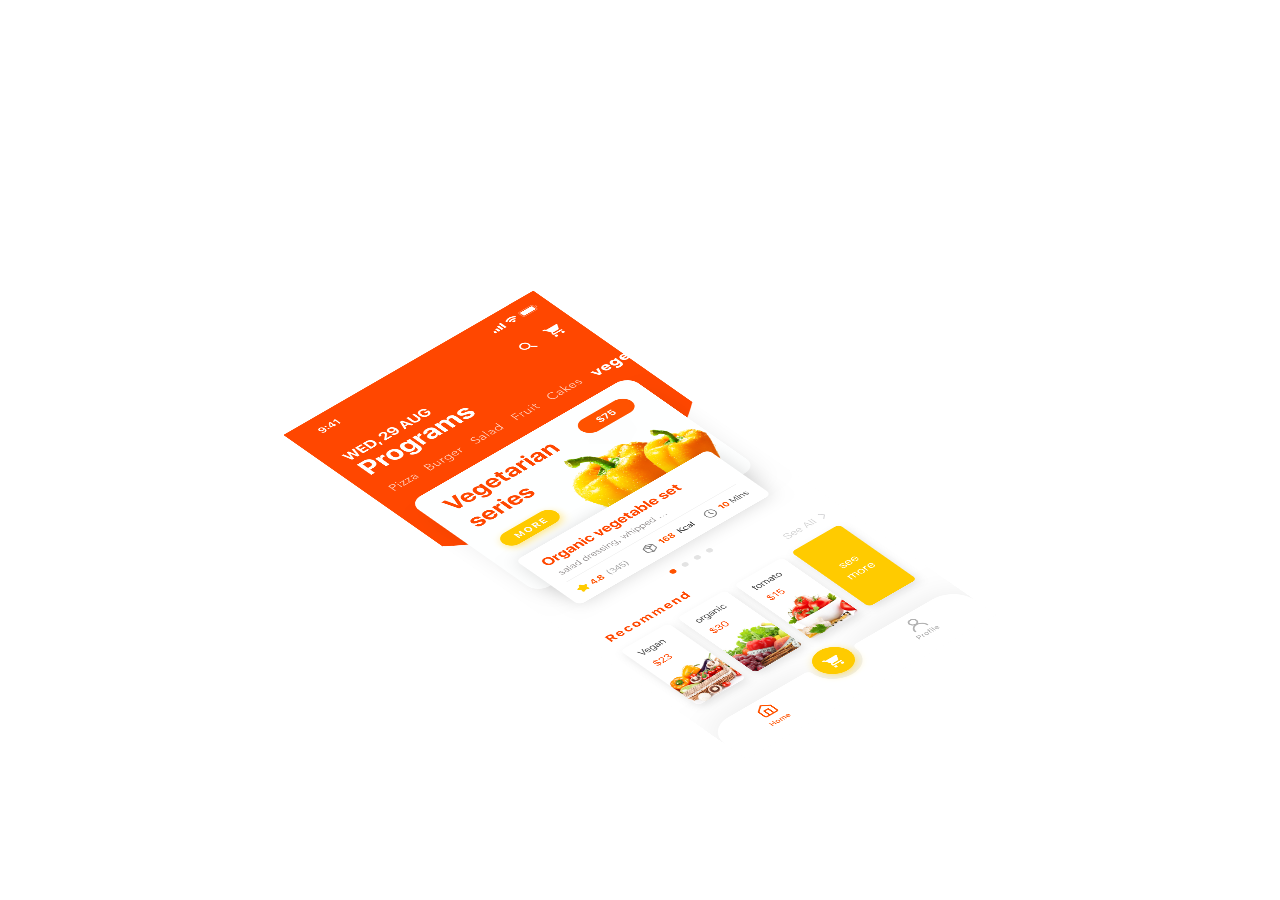
<file: Layered Image Hover Effect/index.html>
<!DOCTYPE html>
<html>
  <head>
    <title>Layered Image Hover Effects</title>
    <link rel="stylesheet" type="text/css" href="styles.css">
  </head>
  <body>
    <div class="container">
      <img src="app.png" height="640px">
      <img src="app.png" height="640px">
      <img src="app.png" height="640px">
      <img src="app.png" height="640px">
    
    </div>
    
  </body>
  </html>
</file>
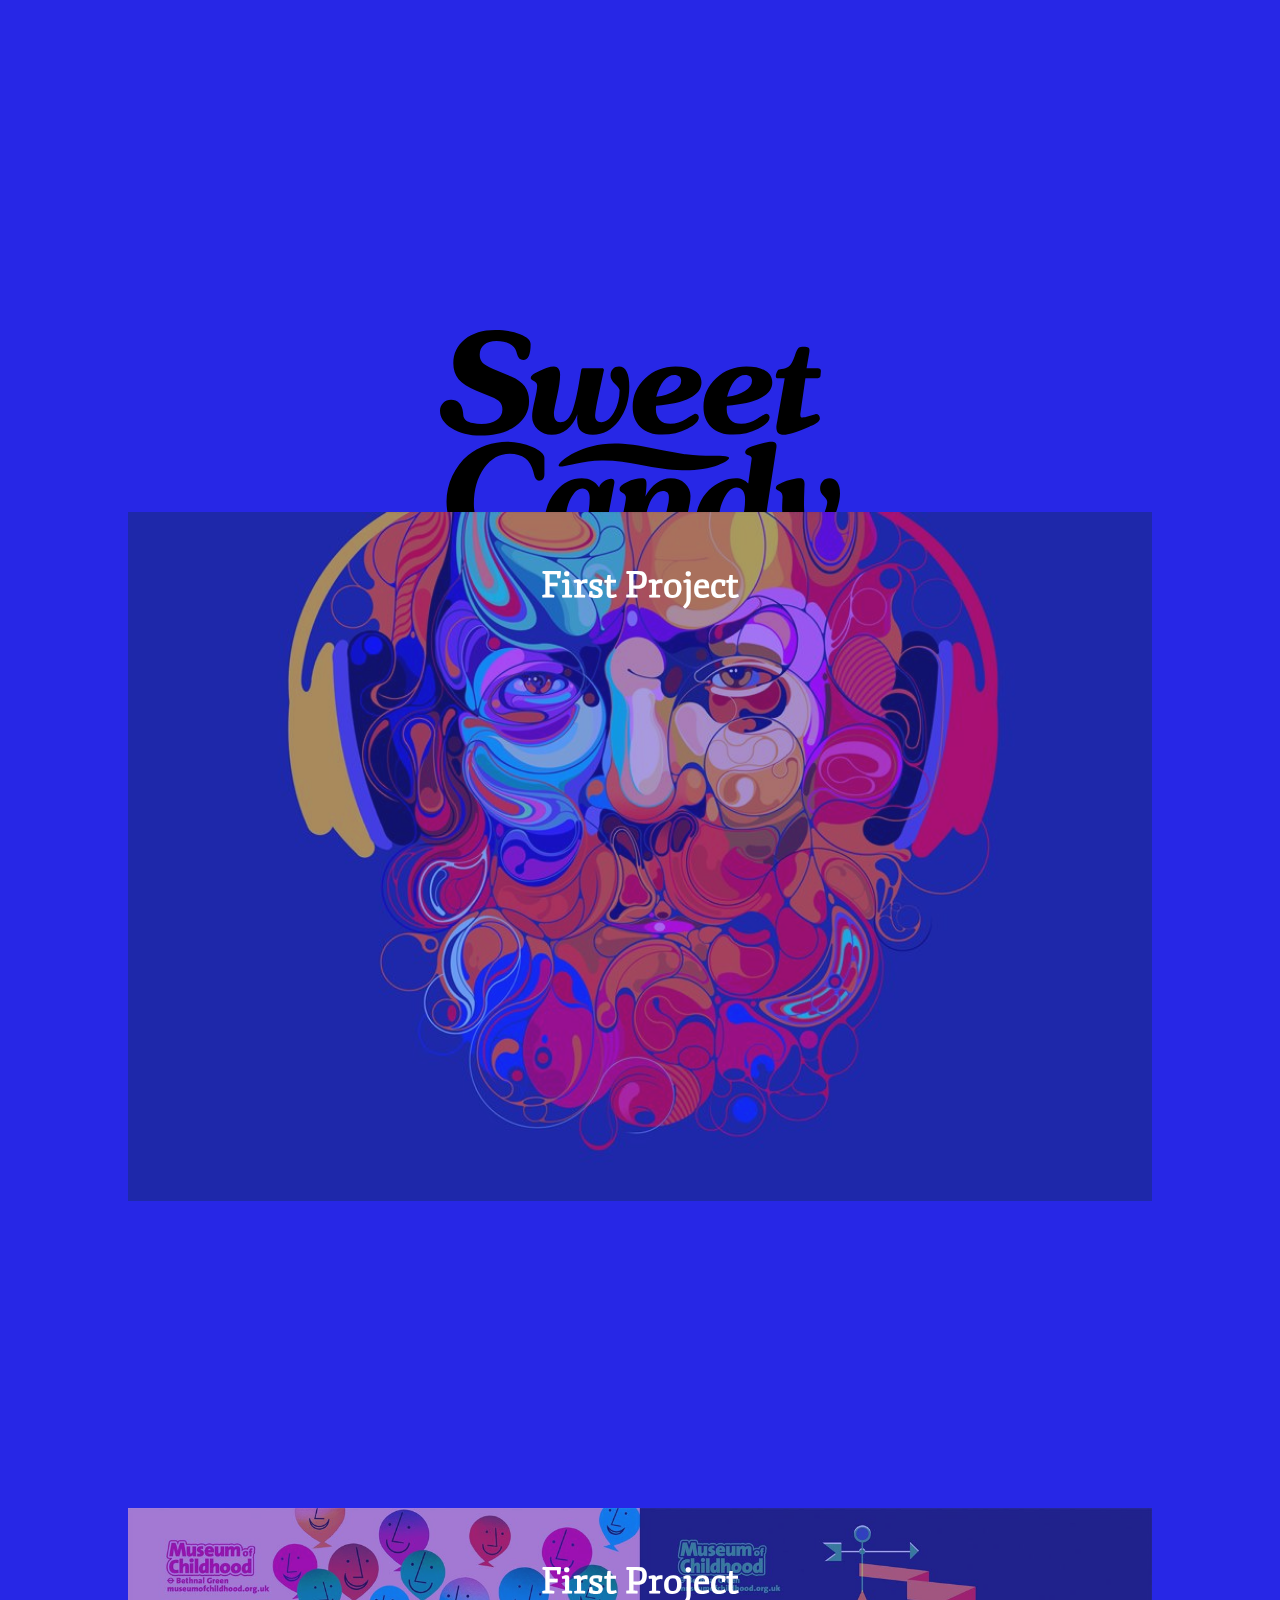
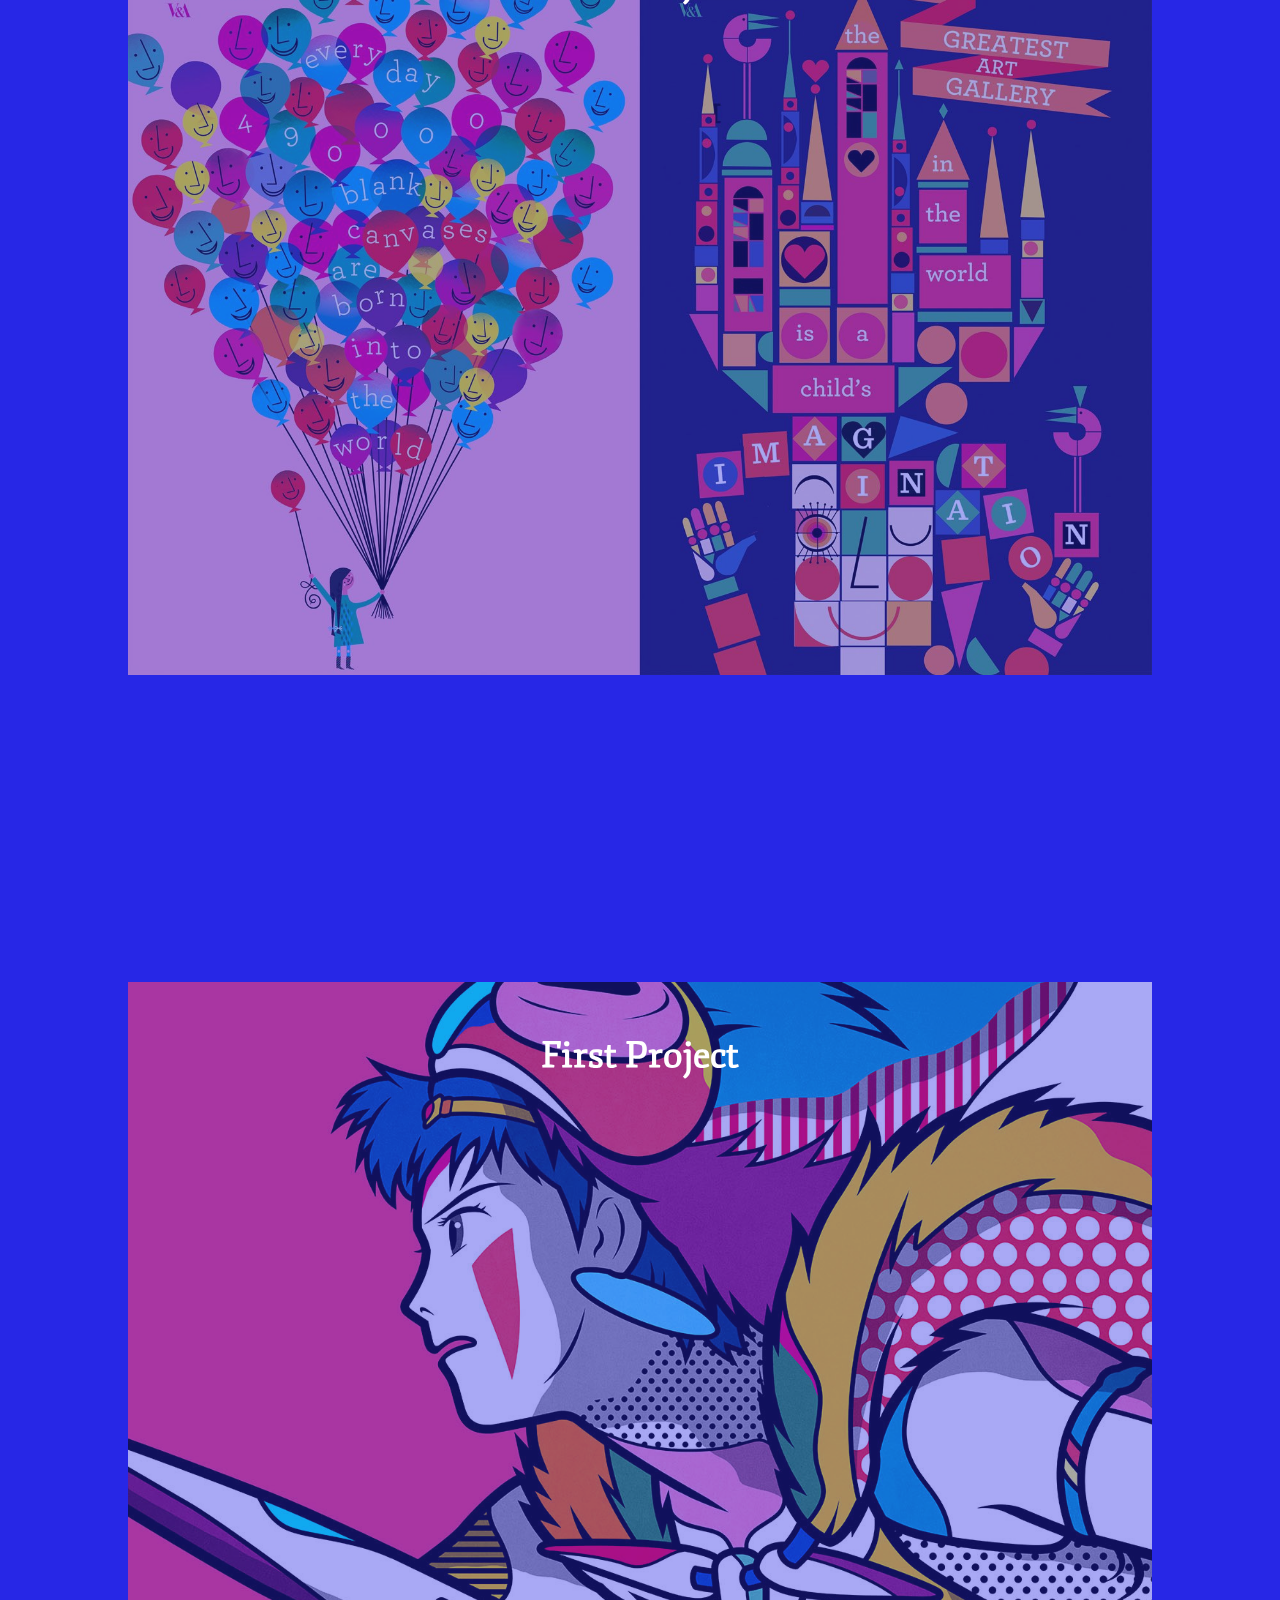
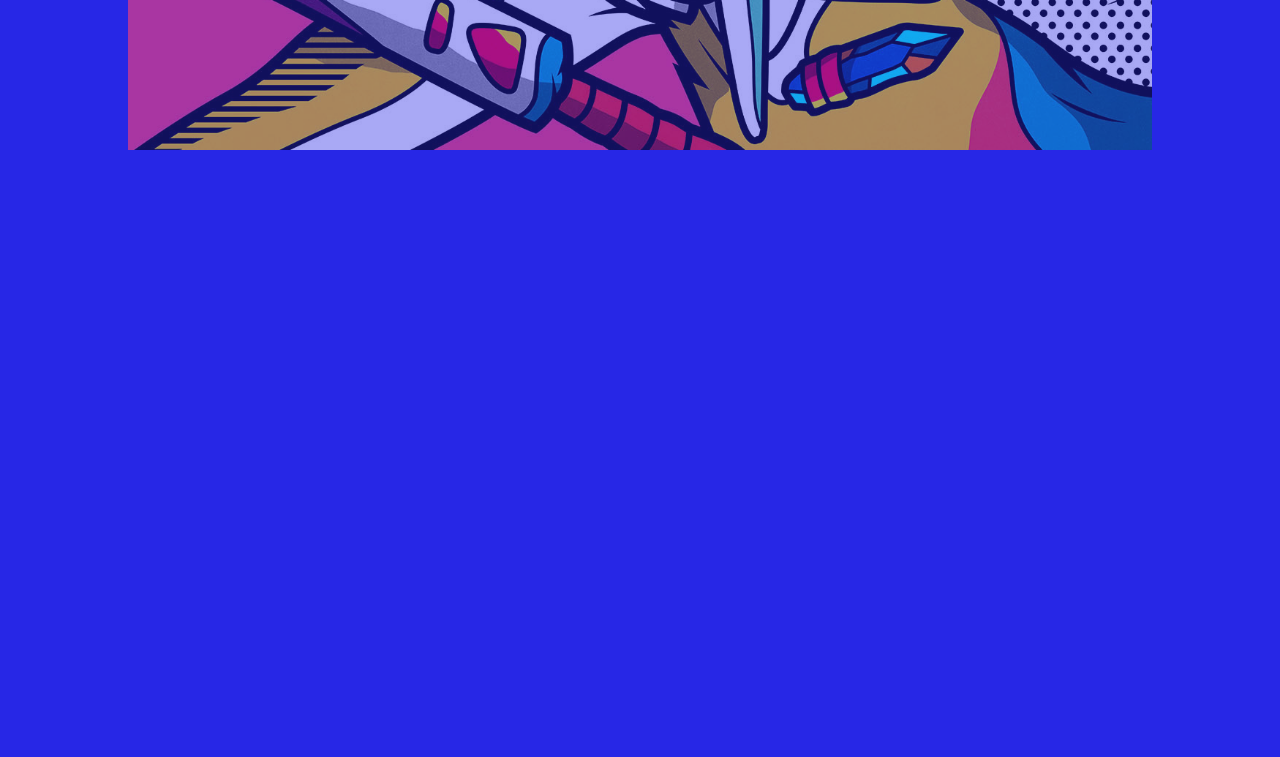
<file: Sticky Overlay/index.html>
<!DOCTYPE html>
<html>
<head>
    <meta charset="utf-8" />
    <meta http-equiv="X-UA-Compatible" content="IE=edge">
    <title>Sticky Test</title>
    <meta name="viewport" content="width=device-width, initial-scale=1">
    <link rel="stylesheet" type="text/css" media="screen" href="sticky.css" />
    <!-- <script src="main.js"></script> -->
    <link href="https://fonts.googleapis.com/css?family=Fjord+One" rel="stylesheet">
</head>
<body>
    
    <section>
        <img src="images/4fe136b50ccdb66d8429dc0383b57e44.jpg" alt="">
        <div class = 'overlay'>
            <h2>First Project</h2>
        </div>
    </section>

    <section>
        <img src="images/806278c63b7936f1ba9cdd492d2d39a7.jpg" alt="">
        <div class = 'overlay'>
            <h2>First Project</h2>
        </div>
    </section>

    <section>
        <img src="images/vanorton4.jpg" alt="">
        <div class = 'overlay'>
            <h2>First Project</h2>
        </div>
    </section>



</body>
</html>
</file>
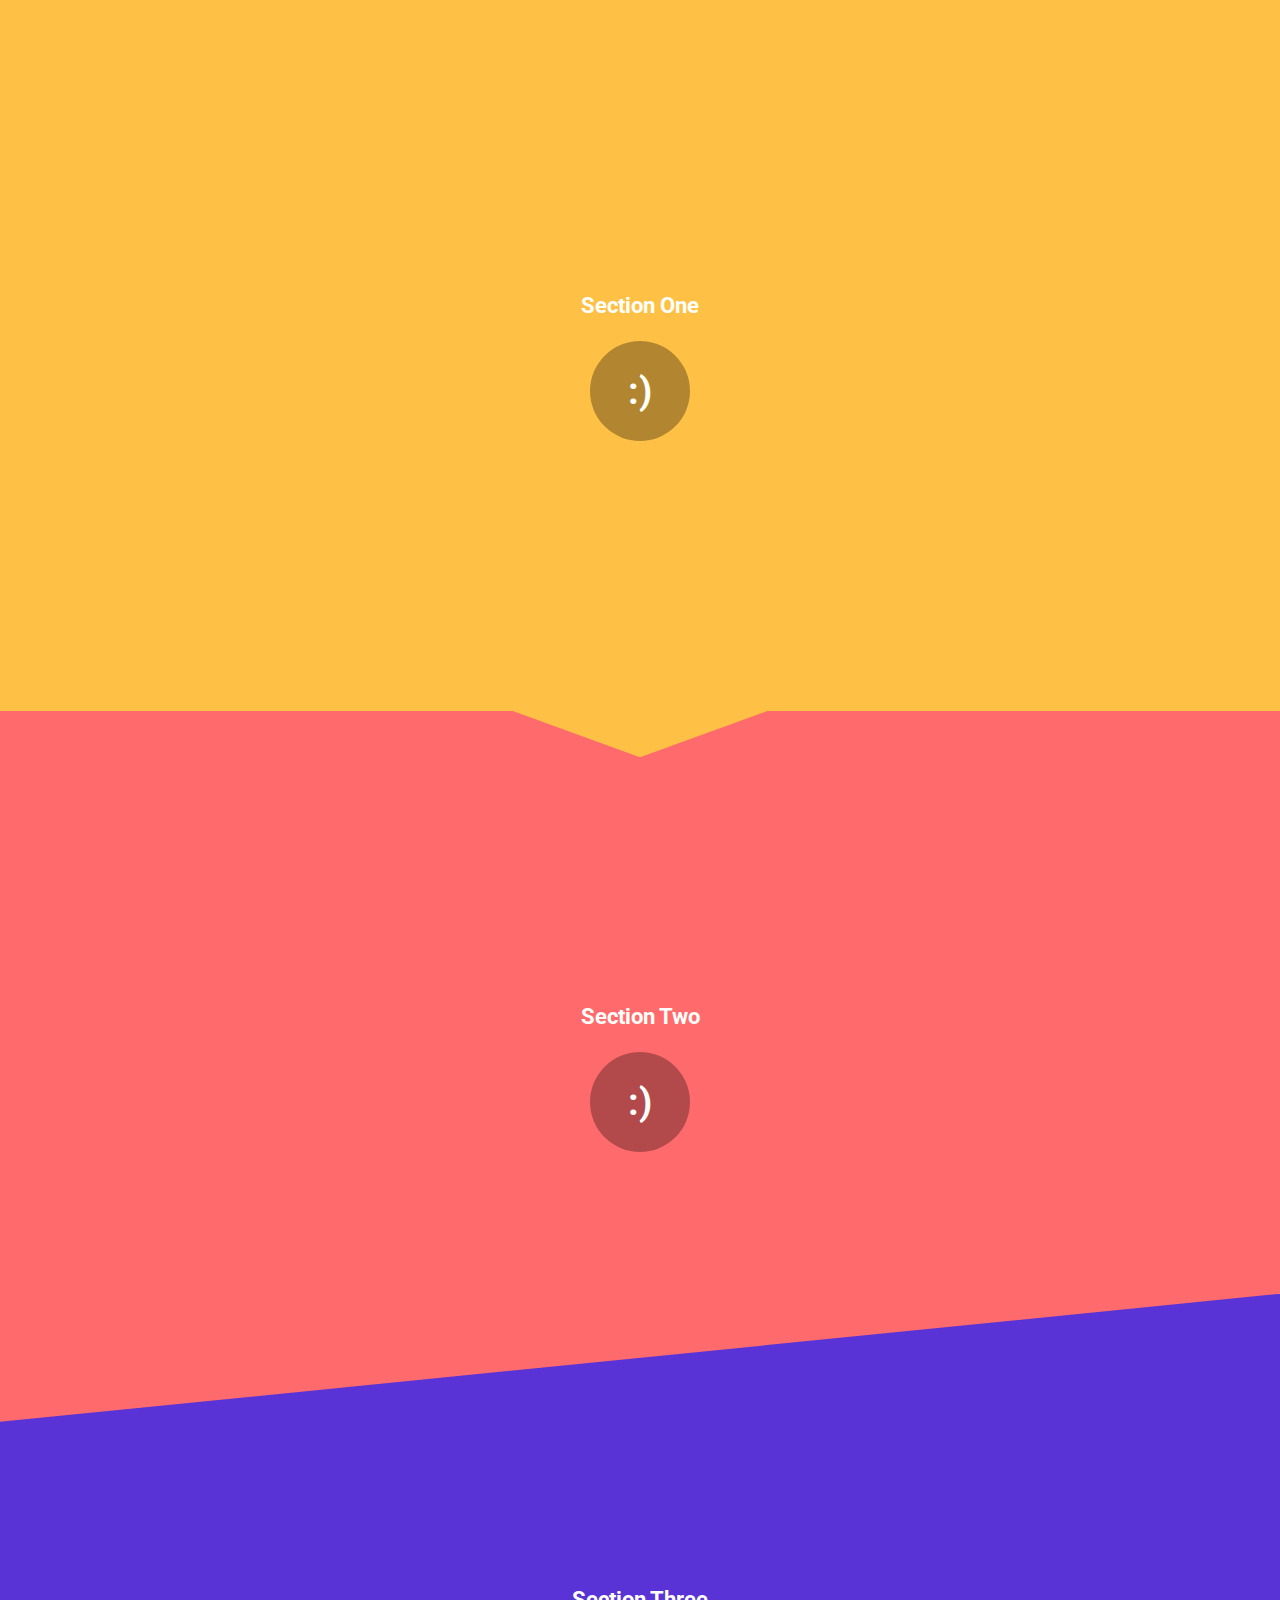
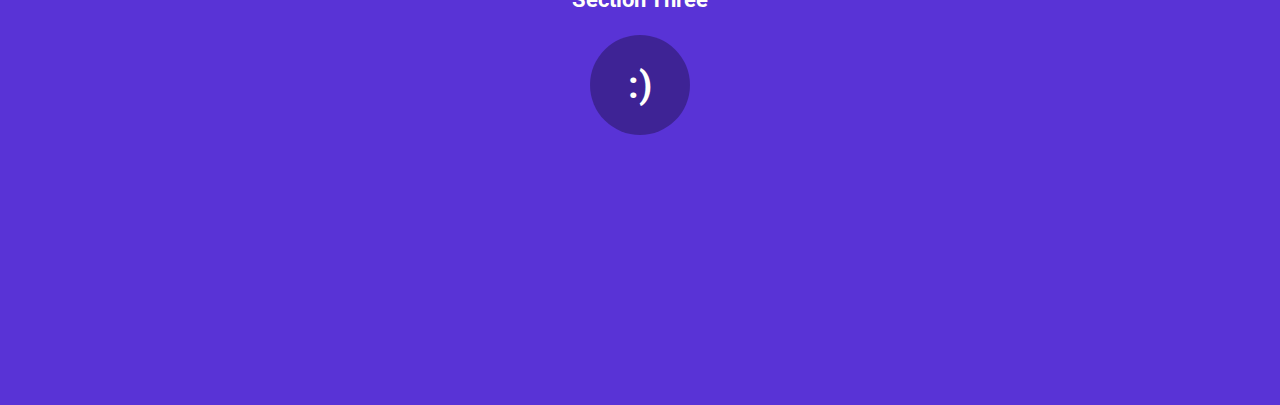
<file: Shapes - Kevin Powell/shapes (Tom Pearson's conflicted copy 2018-04-09).html>
<!DOCTYPE html>
<html>
  <head>
    <meta charset="utf-8">
    <title>Making Shapes with Kevin P</title>
    <link rel="stylesheet" href="shapes.css">
    <link href="https://fonts.googleapis.com/css?family=Roboto:400,700" rel="stylesheet">
  </head>
  <body>

<section class="one">
  <span><h3>Section One</h3></span>
  <div class="one__icon">:)</div>
 </section>

<section class="two">
  <span><h3>Section Two</h3></span>
  <div class="one__icon">:)</div>
 </section>

<section class="three">
  <span><h3>Section Three</h3></span>
  <div class="one__icon">:)</div>
 </section>




  </body>
</html>
</file>
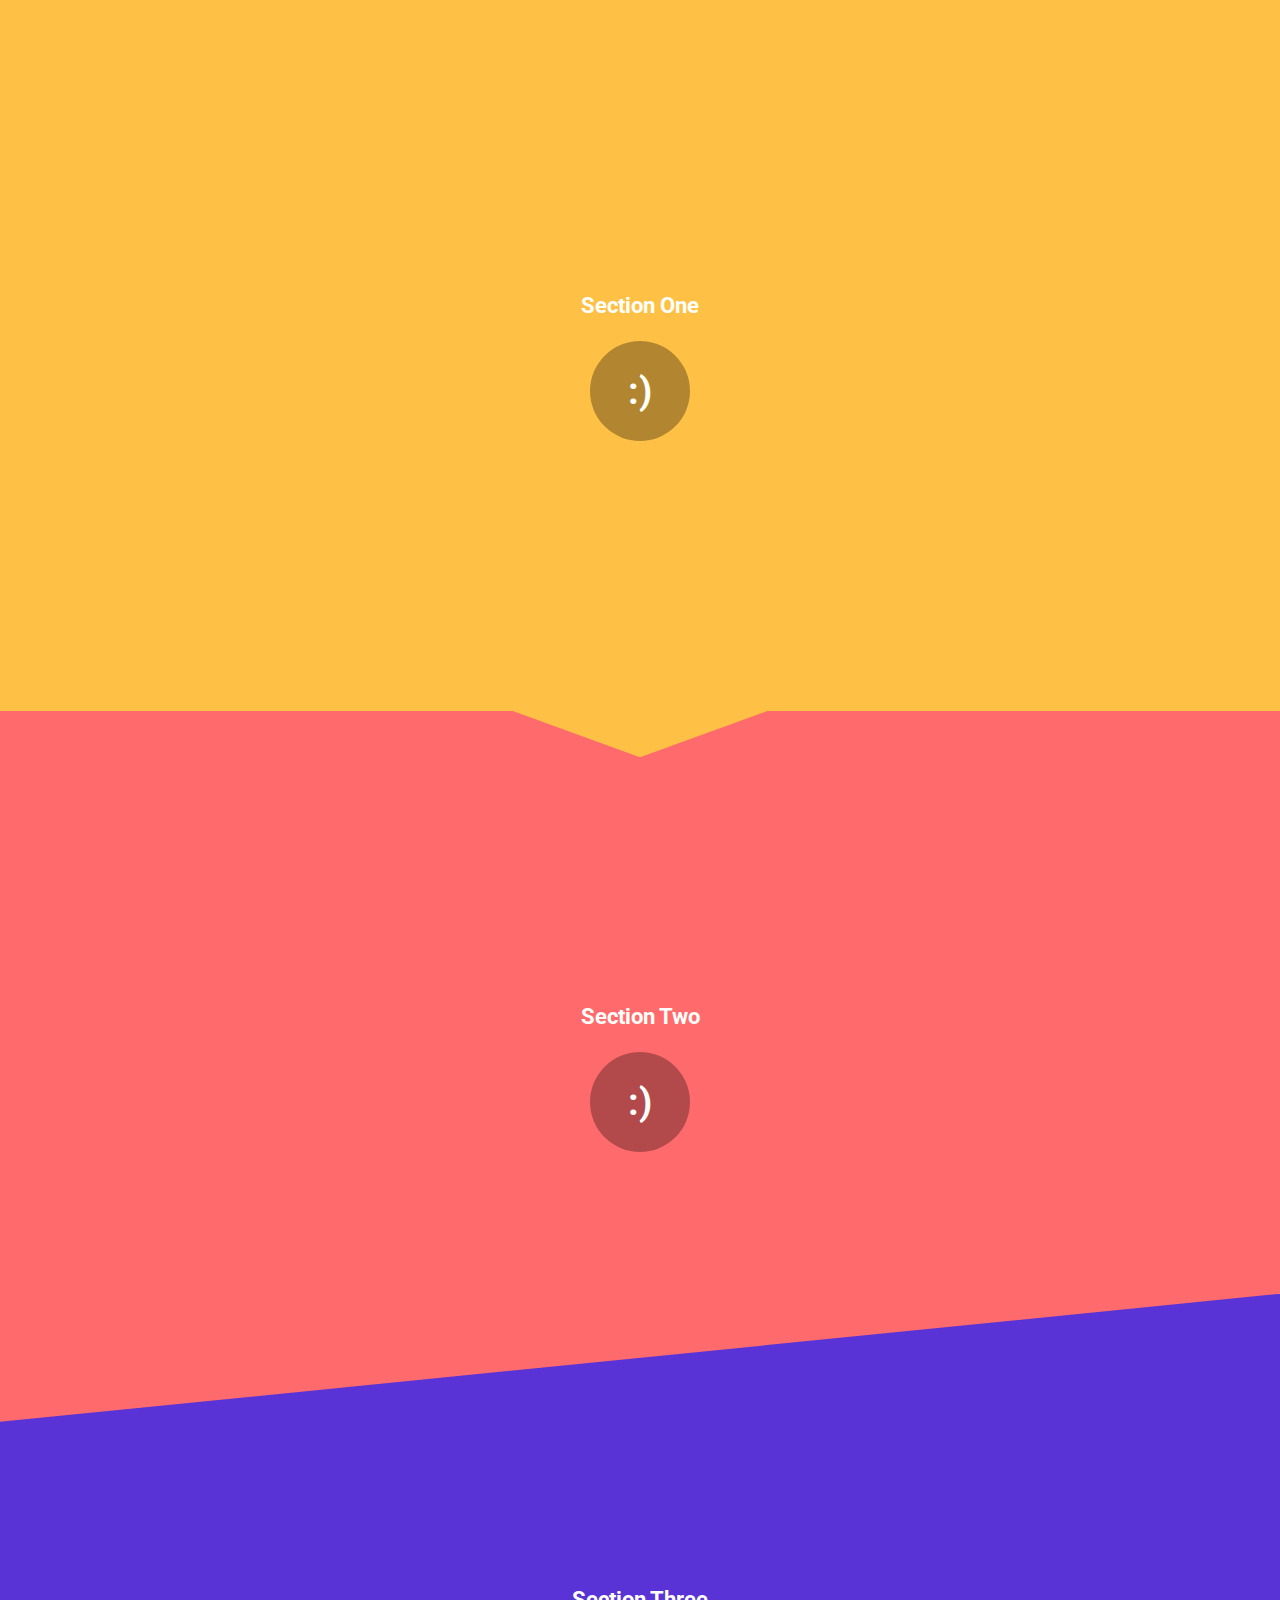
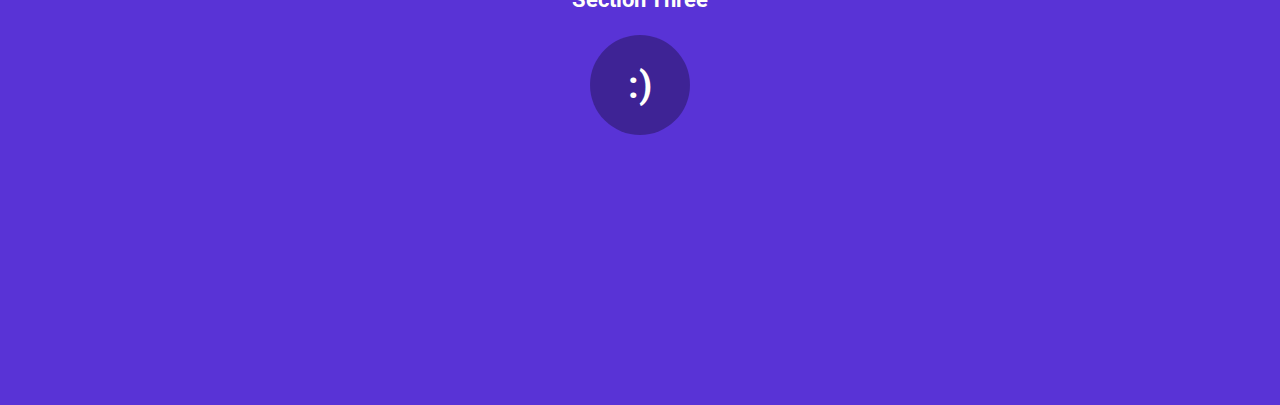
<file: Shapes - Kevin Powell/shapes.html>
<!DOCTYPE html>
<html>
  <head>
    <meta charset="utf-8">
    <title>Making Shapes with Kevin P</title>
    <link rel="stylesheet" href="shapes.css">
    <link href="https://fonts.googleapis.com/css?family=Roboto:400,700" rel="stylesheet">
  </head>
  <body>

<section class="one">
  <span><h3>Section One</h3></span>
  <div class="one__icon">:)</div>
 </section>

<section class="two">
  <span><h3>Section Two</h3></span>
  <div class="one__icon">:)</div>
 </section>

<section class="three">
  <span><h3>Section Three</h3></span>
  <div class="one__icon">:)</div>
 </section>




  </body>
</html>
</file>
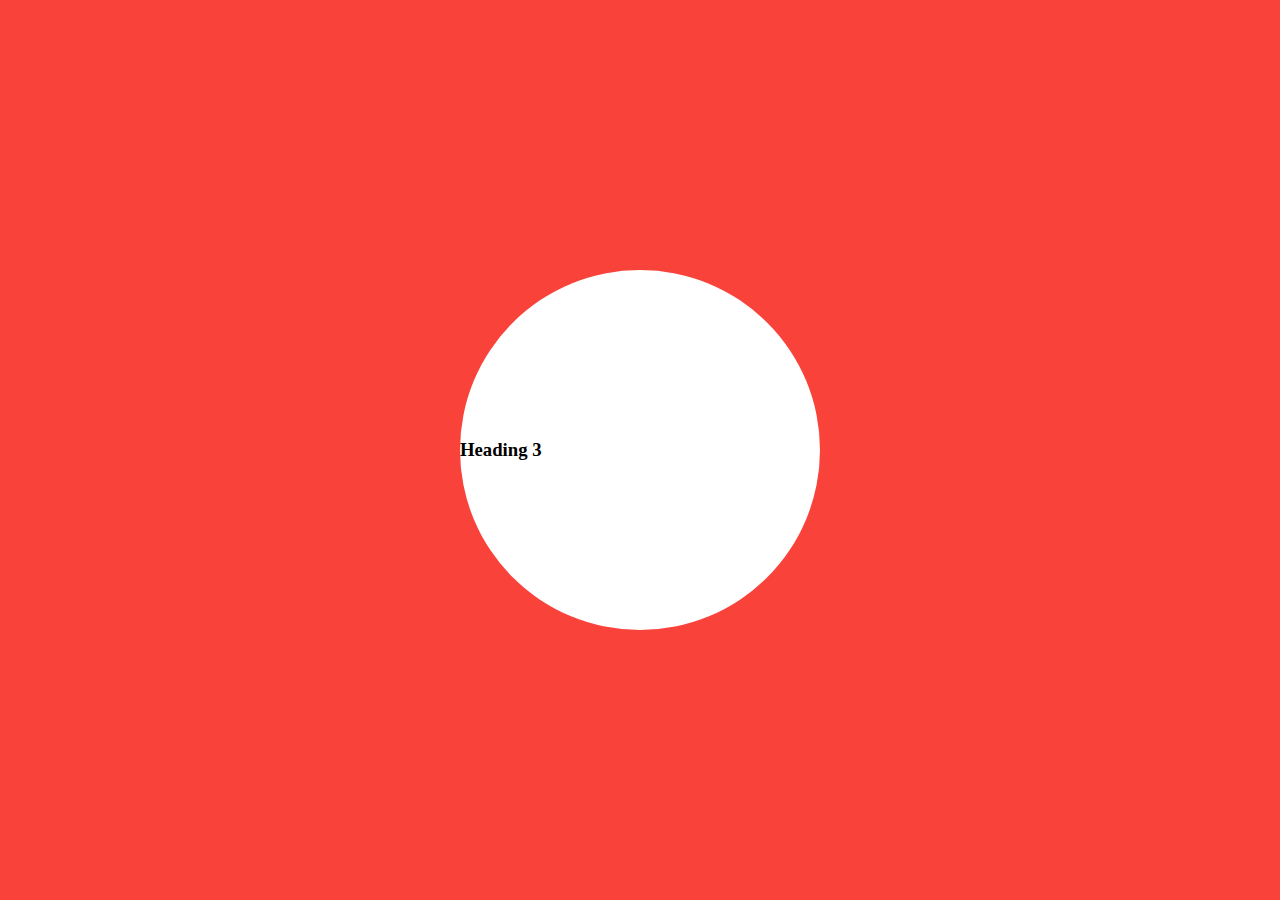
<file: VW - Jen Simmons/VW_test.html>
<!DOCTYPE html>
<html>
  <head>
    <meta charset="utf-8">
    <title>Testing Viewports</title>
    <link rel="stylesheet" href="VW_test.css">
  </head>
  <body>
<section class="circle">
  <span><h3>Heading 3</h3></span>
 </section>
  </body>
</html>
</file>
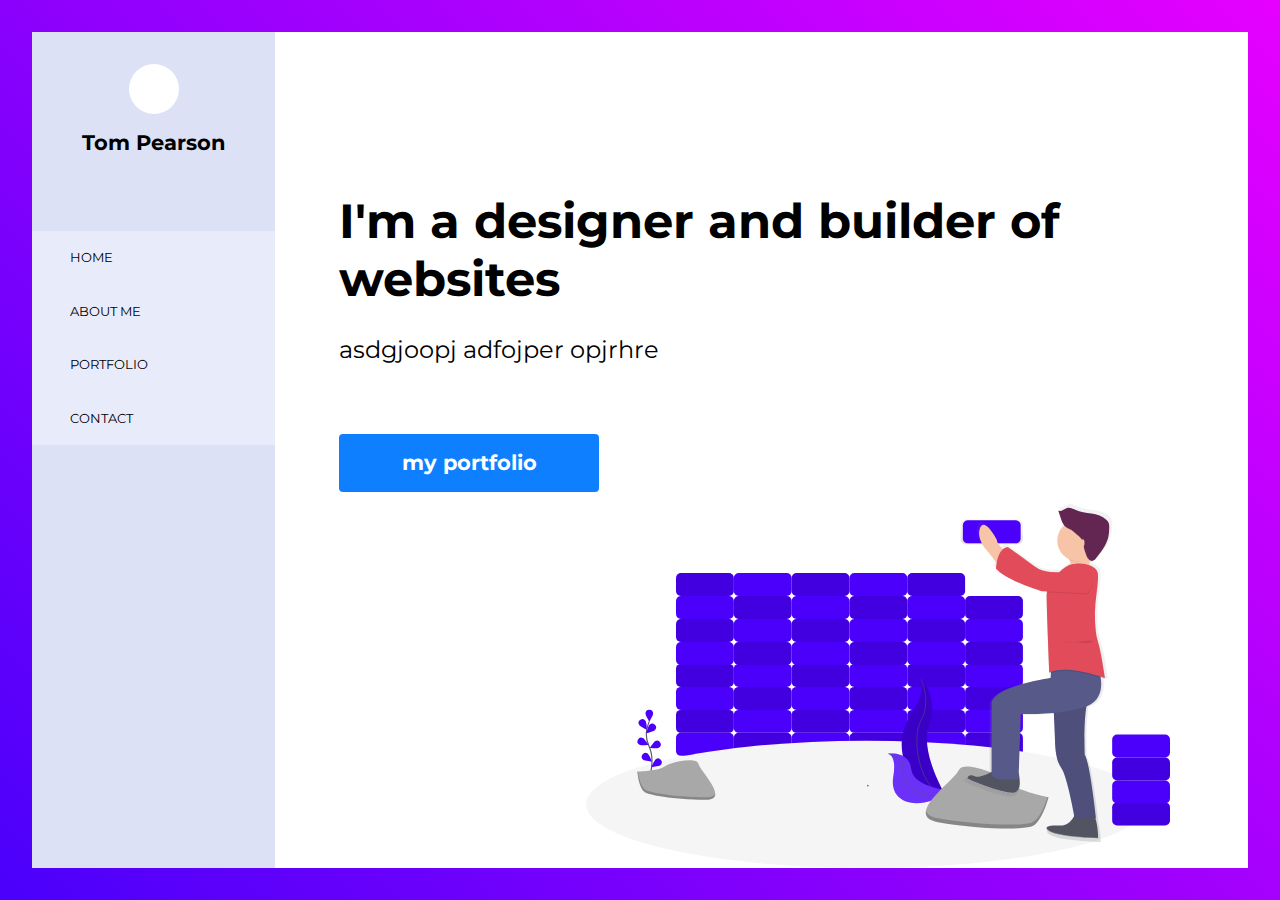
<file: Portfolio - DesignCourse/video/portfolio.html>
<!DOCTYPE html>
<html lang="en">
<head>
    <meta charset="UTF-8">
    <meta name="viewport" content="width=device-width, initial-scale=1.0">
    <meta http-equiv="X-UA-Compatible" content="ie=edge">
    <link rel="stylesheet" href="styles.css">
    
    <title>Tom Pearson Portfolio</title>
</head>
<body>
    <aside>
        <figure>
            <div id ="avatar">

            </div>
            <figcaption>Tom Pearson</figcaption>
        </figure>
        <img src="images/menu.svg" alt="nav-bar image">
        <nav>
            <ul>
                <li><a href="#">Home</a></li>
                <li><a href="#">About Me</a></li>
                <li><a href="#">Portfolio</a></li>
                <li><a href="#">Contact</a></li>
            </ul>
        </nav>
    </aside>
    <main>
        <h1>I'm a designer and builder of websites</h1>
        <p>asdgjoopj adfojper opjrhre </p>
        <a href="#" class="cta">my portfolio</a>
    </main>
        


    <script src="main.js"></script>
</body>
</html>
</file>
<file: Layered Image Hover Effect/styles.css>
body {
    margin: 0;
    padding: 0;
    width: 100%;
    height: 100vh;
    display: flex;
    align-items: center;
    justify-content: center;
  }
  
  .container {
    position: relative;
    width: 360px;
    height: 640px;
    margin-top: 150px;
    background: rgba(0,0,0,.01);
    transform: rotate(-30deg) skew(25deg) scale(.8);
    transition: 500ms;
  }

  .container img {
      position: absolute;
      width: 100%;
      transition: 500ms;
  }

  .container:hover img:nth-child(4) {
      transform: translate(160px, -160px);
      opacity: 1;
  }
  .container:hover img:nth-child(3) {
      transform: translate(120px, -120px);
      opacity: .8;
  }
  .container:hover img:nth-child(2) {
      transform: translate(80px, -80px);
      opacity: .6;
  }
  .container:hover img:nth-child(1) {
      transform: translate(40px, -40px);
      opacity: .4;
  }
</file>
<file: Sticky Overlay/sticky.css>
* {
    margin: 0;
    padding: 0;
}

body {
    font-family: 'Fjord One', serif;
    font-size: 24px;
    line-height: 1.25;

    background-color: #2727e6;
    background-image: url('images/candy.svg');
    background-repeat: no-repeat;
    background-position: center;
    background-attachment: fixed;
    background-size: 400px;
    height: auto;

    color: #ffffff;
    margin: 40% auto 600px auto;
    width: 100%;
}

section {
    margin: 300px auto 0 auto;
    position: relative;
    width:80%;
}

img {
    width: 100%;
    height: auto;
}

section div.overlay {
    position: absolute;
    top: 0;
    left: 0;
    background-color: rgba(39,39,230,0.4);
    width: 100%;
    height: 100%;
}


section h2 {
    text-align: center;
    padding: 5%;
    position: sticky;
    position: -webkit-sticky;
    top: 45vh;
}
</file>
<file: Shapes - Kevin Powell/shapes.css>
body {
  font-family:Roboto;
  text-align: center;
  color: #FFFFFB;
  margin: 0;
  padding: 0;
  box-sizing: border-box;
  font-weight: bold;
  font-size: 1.2rem;
}

section {
  padding: 30vh 0;
}

.one {
  background: #FFC145;
  position: relative;
}

.one__icon {
  background: rgba(0,0,0,.3);
  width: 100px;
  height: 100px;
  margin: 0 auto;
  border-radius: 50%;
  display: grid;
  place-items: center;
  font-size: 2em;
}

.one::after,
.one::before {
  position: absolute;
  content: "";
  width: 150px;
  height: 150px;
  background: red;
  bottom: -1em;
}

.one::before {
  background: #FFC145;
  right: 50%;
  transform: skew(0, 20deg);
  z-index: 100;
}
.one::after {
  background: #FFC145;
  left: 50%;
  transform: skew(0, -20deg);
  z-index: 100;
}


.two {
  background:#FF6B6C;
  position: relative;
  position: relative;
  z-index: 10;
  margin-bottom: -10vw;
    clip-path: polygon(0 0, 100% 0, 100% calc(100% - 10vw), 0 100%);
}

.three {
  background: #5933d6;
  position: relative;
}
</file>
<file: VW - Jen Simmons/VW_test.css>
body {
  margin: 0;
  padding: 0;
  box-sizing: border-box;
}

section {
  height: 100vh;
}

section.circle {
    background: #f9423a;
    display: flex;
    align-items: center;
    justify-content: center;

}
section.circle span {
  display: block;
    width: 40vmin;
    height: 40vmin;
    background: white;
    display: flex;
    align-items: center;
    border-radius: 50%;
}
</file>
<file: Portfolio - DesignCourse/video/styles.css>
@import url("https://fonts.googleapis.com/css?family=Montserrat:400,700");
body, html {
  height: calc(100% - 2em);
  margin: 0;
  padding: 0;
  font-family: 'Montserrat'; }

body {
  background: #4a00fb;
  background: -moz-linear-gradient(45deg, #4a00fb 0%, #e600ff 100%);
  background: -webkit-linear-gradient(45deg, #4a00fb 0%, #e600ff 100%);
  background: -o-linear-gradient(45deg, #4a00fb 0%, #e600ff 100%);
  background: linear-gradient(45deg, #4a00fb 0%, #e600ff 100%);
  background-repeat: no-repeat;
  background-attachment: fixed; }

aside {
  color: #fff;
  display: grid;
  grid-template-columns: auto 40px;
  padding: 2em; }

img {
  width: 40px;
  cursor: pointer; }

figure {
  margin: 0; }

figcaption {
  font-size: 1.3em;
  font-weight: bold; }

nav {
  background: #fff; }

.active {
  position: absolute;
  display: block;
  background: #fff;
  left: 0;
  top: 0;
  height: 100%;
  width: auto; }

ul {
  display: none;
  width: auto;
  list-style: none;
  margin: 0;
  padding: 10em 0 0 0;
  width: 0;
  -webkit-transition: width .5s;
  -o-transition: width .5s;
  transition: width .5s; }

ul li a {
  text-decoration: none;
  text-transform: uppercase;
  font-size: .8em;
  display: block;
  padding: 1.5em 3em;
  background-color: rgba(255, 255, 255, 0.35);
  color: #000; }

main {
  background: #fff;
  padding: 1em 1.4em; }

h1 {
  margin: 0; }

p {
  font-size: 1.1em;
  line-height: 1.5em; }

.cta {
  display: block;
  color: #fff;
  background: #0E7fff;
  text-decoration: none;
  padding: 8px 50px;
  font-size: 1.2em;
  text-align: center;
  font-weight: bold;
  border-radius: 4px;
  margin: 2em 0; }

@media only screen and (min-width: 768px) {
  body {
    display: grid;
    grid-template-columns: 20% auto;
    padding: 2em; }
  img {
    display: none; }
  aside {
    background: #DCE1F6;
    grid-template-columns: auto;
    grid-template-rows: 20% auto;
    padding: 0; }
  main {
    padding: 4em;
    background: white url("images/undraw_building_blocks_n0nc.svg");
    background-position: 80% 100%;
    background-repeat: no-repeat;
    background-size: 60%; }
  #avatar {
    border-radius: 50%;
    background: #fff;
    width: 50px;
    height: 50px;
    margin: 2em auto 1em auto; }
  figcaption {
    text-align: center;
    color: #000; }
  ul {
    display: block;
    margin-top: 2em;
    position: relative !important;
    background: none !important;
    width: 100% !important;
    padding: 0; }
  ul li a:hover {
    background-color: #fff; }
  nav {
    background: none; }
  .cta {
    display: inline-block;
    font-size: 1.3em;
    padding: .8em 3em; }
  h1 {
    font-size: 3em;
    margin-top: 2em; }
  p {
    font-size: 1.5em; } }
</file>
